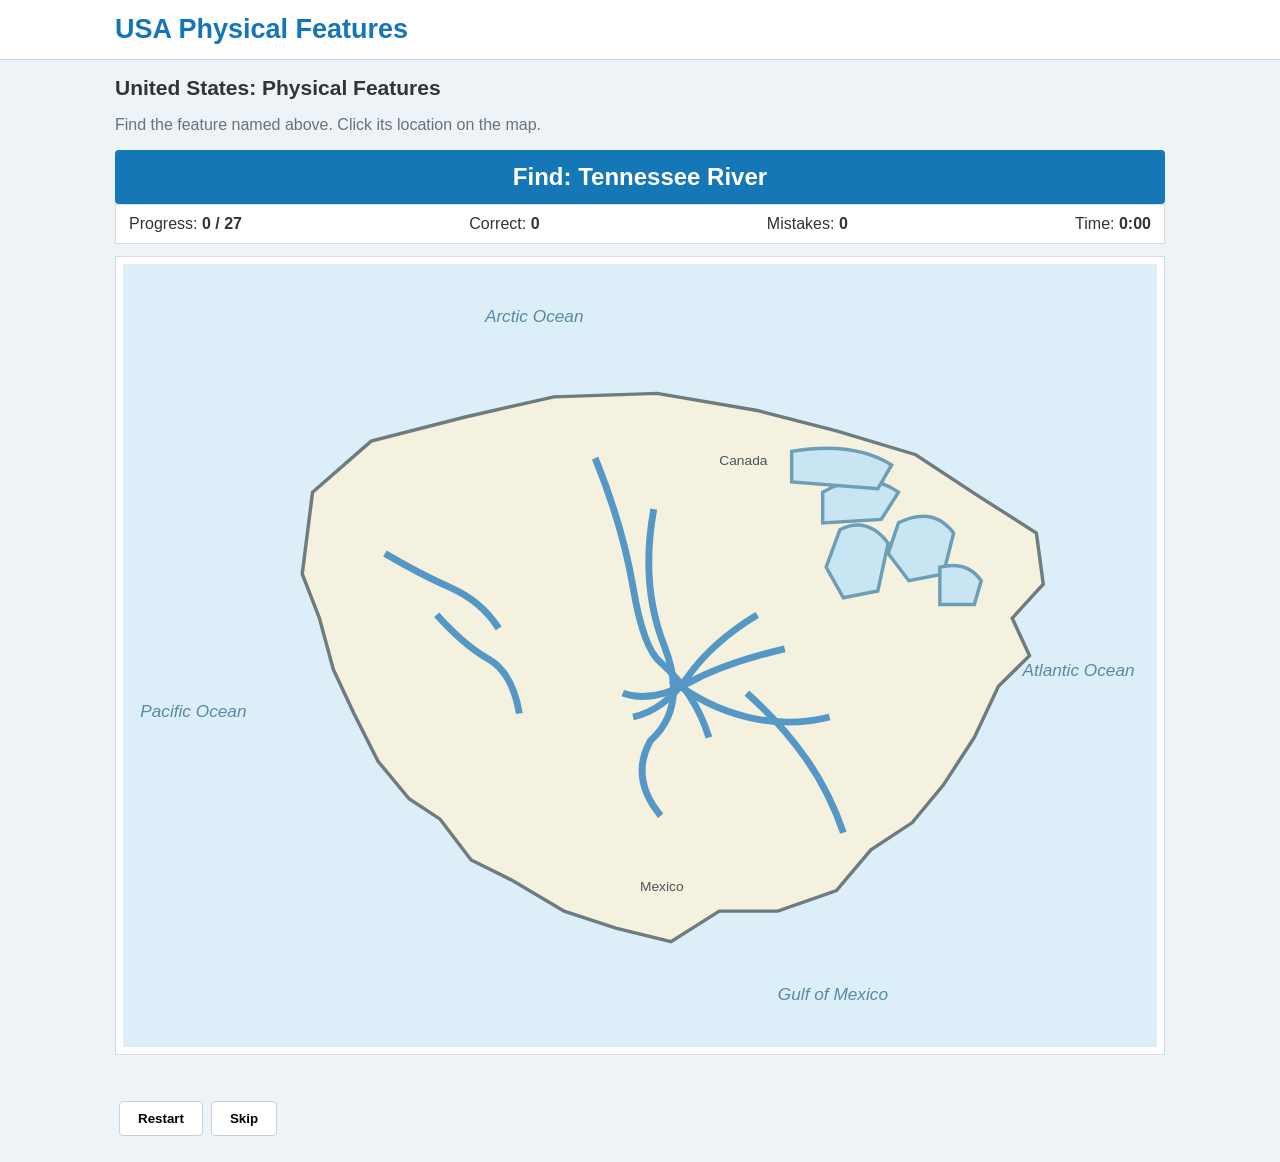
<file: play.html>
<!doctype html><html><head><meta charset="utf-8"><meta name="viewport" content="width=device-width,initial-scale=1"><title>USA Physical Features — Pin Quiz</title><style>body{margin:0;background:#eef3f7;font:16px Arial;color:#333}.top{background:white;border-bottom:1px solid #ccd5dd}.topin{max-width:1050px;margin:auto;padding:14px}.brand{font-size:27px;font-weight:bold;color:#1476b8}.wrap{max-width:1050px;margin:auto;padding:16px 12px}.title{font-weight:bold;font-size:21px}.sub{color:#68737c}.target{background:#1677b7;color:white;text-align:center;font-size:24px;font-weight:bold;padding:13px;border-radius:4px}.bar{display:flex;justify-content:space-between;flex-wrap:wrap;background:white;border:1px solid #d4dde4;padding:10px 13px}.mapcard{margin-top:12px;background:white;border:1px solid #d4dde4;padding:7px}.map{position:relative;width:100%;aspect-ratio:1.32;background:#dceff8;overflow:hidden}.land{fill:#f4f1df;stroke:#707b80;stroke-width:1}.water{fill:#dceff8}.river{fill:none;stroke:#5598c5;stroke-width:2}.lake{fill:#c7e5f3;stroke:#6e9eb5;stroke-width:1}.spot{fill:transparent;stroke:transparent;cursor:pointer}.spot:hover{fill:#1677b733;stroke:#1677b3;stroke-width:1}.done{fill:#27864b88;stroke:#27864b;stroke-width:1}.bad{fill:#b437373d;stroke:#a33b3b;stroke-width:1}.label{font-size:4px;fill:#4b555b;pointer-events:none}.ocean{font-size:5px;fill:#5b88a2;font-style:italic;pointer-events:none}.btn{border:1px solid #c7d1d9;background:white;padding:9px 18px;border-radius:4px;font-weight:bold;margin:10px 4px}.notice{text-align:center;min-height:28px;padding-top:8px;font-weight:bold}.finish{display:none;background:white;border:1px solid #d4dde4;text-align:center;margin-top:14px;padding:20px}.big{font-size:42px;color:#1677b7;font-weight:bold}@media(max-width:650px){.brand{font-size:23px}.target{font-size:19px}}</style></head><body><header class="top"><div class="topin"><div class="brand">USA Physical Features</div></div></header><main class="wrap"><div class="title">United States: Physical Features</div><p class="sub">Find the feature named above. Click its location on the map.</p><div class="target" id="target">Loading…</div><div class="bar"><span>Progress: <b id="progress">0 / 27</b></span><span>Correct: <b id="correct">0</b></span><span>Mistakes: <b id="mistakes">0</b></span><span>Time: <b id="time">0:00</b></span></div><div class="mapcard"><div class="map"><svg viewBox="0 0 300 230" width="100%" height="100%" preserveAspectRatio="none"><rect width="300" height="230" class="water"/><path class="land" d="M55 67L72 52 99 45 125 39 155 38 184 43 207 49 230 56 248 68 265 79 267 94 258 104 263 115 254 124 247 139 238 153 229 164 217 172 207 184 190 190 173 190 159 199 143 195 128 190 113 181 101 175 92 163 83 157 74 146 67 132 61 119 57 104 52 91Z"/><path class="lake" d="M203 67q12-7 22 0l-5 8-17 1Z"/><path class="lake" d="M225 76q10-5 16 3l-3 12-10 2-6-8Z"/><path class="lake" d="M208 78q8-4 14 4l-3 14-10 2-5-9Z"/><path class="lake" d="M237 89q8-2 12 4l-2 7-10 0Z"/><path class="lake" d="M194 55q18-3 29 4l-4 7-25-2Z"/><path class="river" d="M154 72q-4 22 3 40t-4 28q-6 11 3 22"/><path class="river" d="M137 57q8 20 11 38t8 22q10 9 14 22"/><path class="river" d="M184 103q-13 8-20 18t-16 12"/><path class="river" d="M192 113q-17 4-28 10t-19 3"/><path class="river" d="M76 85q10 6 19 10t14 12"/><path class="river" d="M91 103q8 9 15 13t9 16"/><path class="river" d="M159 122q10 8 22 11t24 0"/><path class="river" d="M181 126q10 9 17 19t11 22"/><text class="ocean" x="5" y="133">Pacific Ocean</text><text class="ocean" x="261" y="121">Atlantic Ocean</text><text class="ocean" x="105" y="17">Arctic Ocean</text><text class="ocean" x="190" y="216">Gulf of Mexico</text><text class="label" x="173" y="59">Canada</text><text class="label" x="150" y="184">Mexico</text><g id="spots"></g></svg></div></div><div class="notice" id="notice"></div><div><button class="btn" onclick="restart()">Restart</button><button class="btn" onclick="skip()">Skip</button></div><section class="finish" id="finish"><h2>Quiz complete!</h2><div class="big" id="finalScore">100%</div><p id="finalText"></p><button class="btn" onclick="restart()">Play Again</button></section></main><script>const data=[['Appalachian Mountains',228,117,24,25],['Rocky Mountains',73,111,25,42],['Sierra Nevada Mountains',52,120,14,35],['Atlantic Ocean',281,120,22,60],['Pacific Ocean',12,133,22,70],['Columbia River',60,87,30,13],['Colorado River',86,137,25,14],['Mississippi River',160,139,25,55],['Gulf of Mexico',190,180,48,18],['Hudson River',253,88,12,25],['James River',236,136,17,20],['Red River',186,158,27,13],['Rio Grande',164,164,18,42],['Snake River',70,96,23,13],['Tennessee River',197,146,22,18],['Yellowstone River',92,85,22,13],['Lake Erie',225,91,14,9],['Lake Huron',223,77,13,15],['Lake Michigan',212,86,13,20],['Lake Ontario',237,81,12,9],['Lake Superior',203,72,23,10],['Missouri River',141,118,28,27],['Ohio River',203,131,29,13],['Arctic Ocean',105,17,45,13],['Great Plains',135,112,52,58],['Canada',168,52,112,24],['Mexico',140,177,65,24]];let order=[],index=0,correct=0,mistakes=0,seconds=0,timer=null,finished=false;const svg=document.getElementById('spots');function fmt(){return Math.floor(seconds/60)+':'+String(seconds%60).padStart(2,'0')}function start(){if(!timer&&!finished)timer=setInterval(()=>{seconds++;time.textContent=fmt()},1000)}function update(){target.textContent=index<data.length?'Find: '+data[order[index]][0]:'Finished!';progress.textContent=Math.min(index,data.length)+' / '+data.length;correctEl.textContent=correct;mistakesEl.textContent=mistakes}function pick(i,e){if(finished||index>=data.length)return;start();if(i===order[index]){e.classList.remove('bad');e.classList.add('done');correct++;index++;notice.textContent='Correct!';notice.style.color='#27864b';update();if(index===data.length)finish()}else{mistakes++;e.classList.remove('bad');void e.offsetWidth;e.classList.add('bad');notice.textContent='Wrong location — try again';notice.style.color='#a33b3b';update();setTimeout(()=>e.classList.remove('bad'),350)}}function skip(){if(finished||index>=data.length)return;start();index++;notice.textContent='Skipped';notice.style.color='#777';update();if(index===data.length)finish()}function finish(){finished=true;clearInterval(timer);timer=null;finishBox.style.display='block';finalScore.textContent=Math.round(correct/data.length*100)+'%';finalText.textContent=data.length+' features completed with '+mistakes+' wrong clicks. Time: '+fmt();update()}function restart(){clearInterval(timer);timer=null;seconds=0;correct=0;mistakes=0;index=0;finished=false;order=[...Array(data.length).keys()];for(let i=order.length-1;i>0;i--){let j=Math.floor(Math.random()*(i+1));[order[i],order[j]]=[order[j],order[i]]}time.textContent='0:00';notice.textContent='';finishBox.style.display='none';svg.innerHTML='';data.forEach((d,i)=>{let e=document.createElementNS('http://www.w3.org/2000/svg','ellipse');e.classList.add('spot');e.setAttribute('cx',d[1]);e.setAttribute('cy',d[2]);e.setAttribute('rx',d[3]/2);e.setAttribute('ry',d[4]/2);e.addEventListener('click',()=>pick(i,e));svg.appendChild(e)});update()}const target=document.getElementById('target'),progress=document.getElementById('progress'),correctEl=document.getElementById('correct'),mistakesEl=document.getElementById('mistakes'),time=document.getElementById('time'),notice=document.getElementById('notice'),finishBox=document.getElementById('finish'),finalScore=document.getElementById('finalScore'),finalText=document.getElementById('finalText');restart();</script></body></html>
</file>
